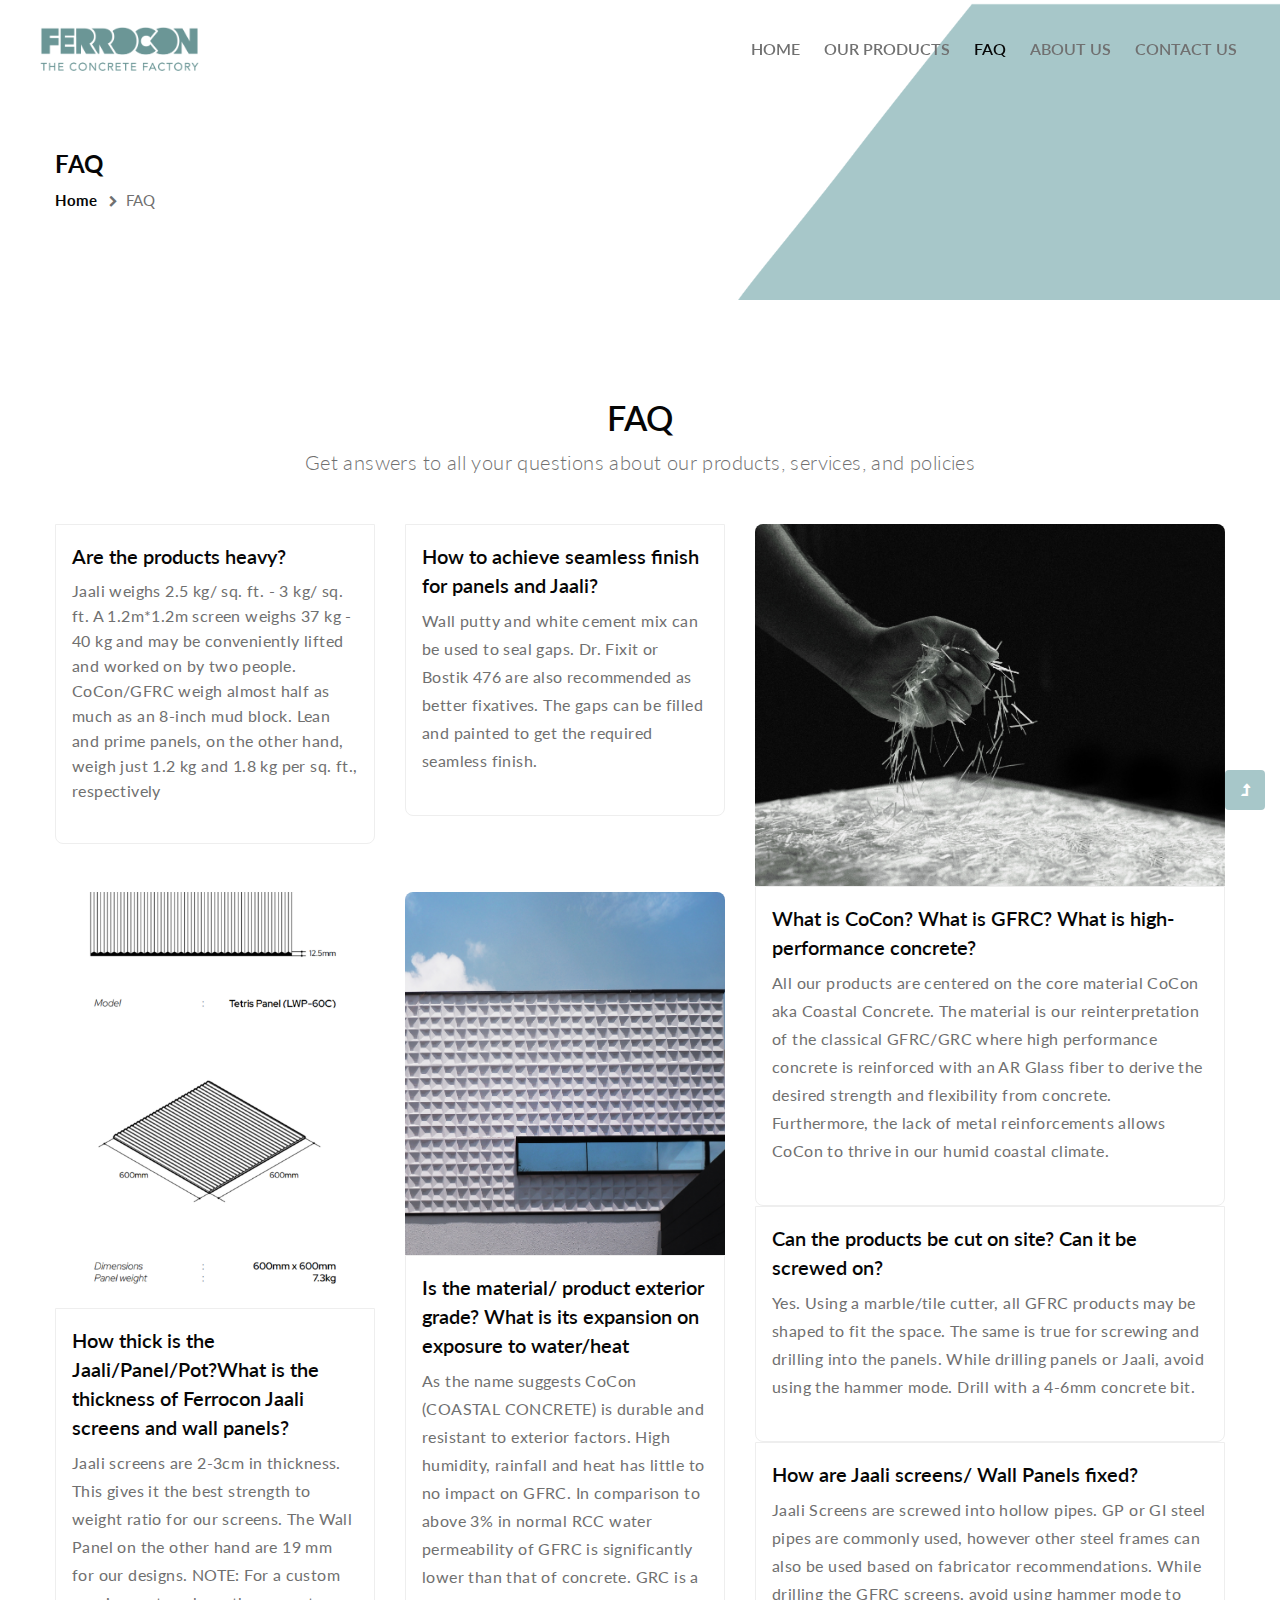
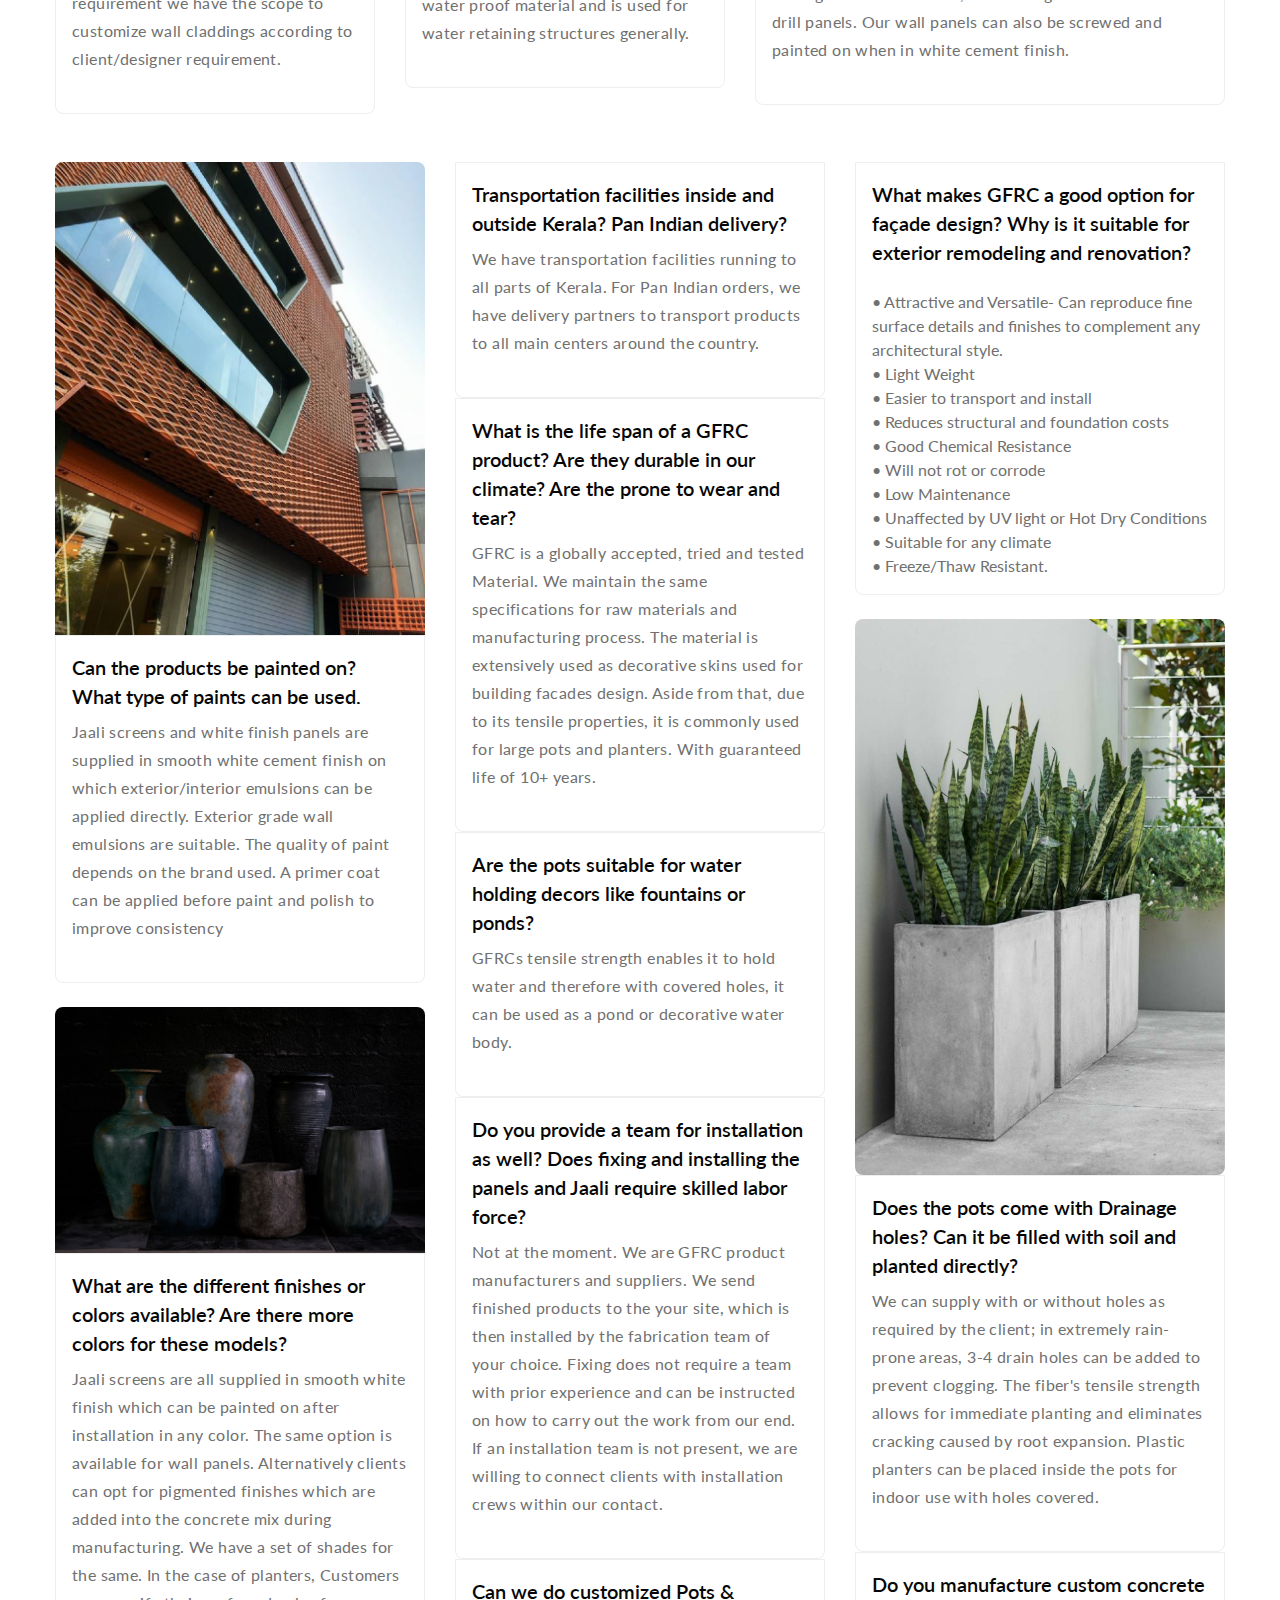
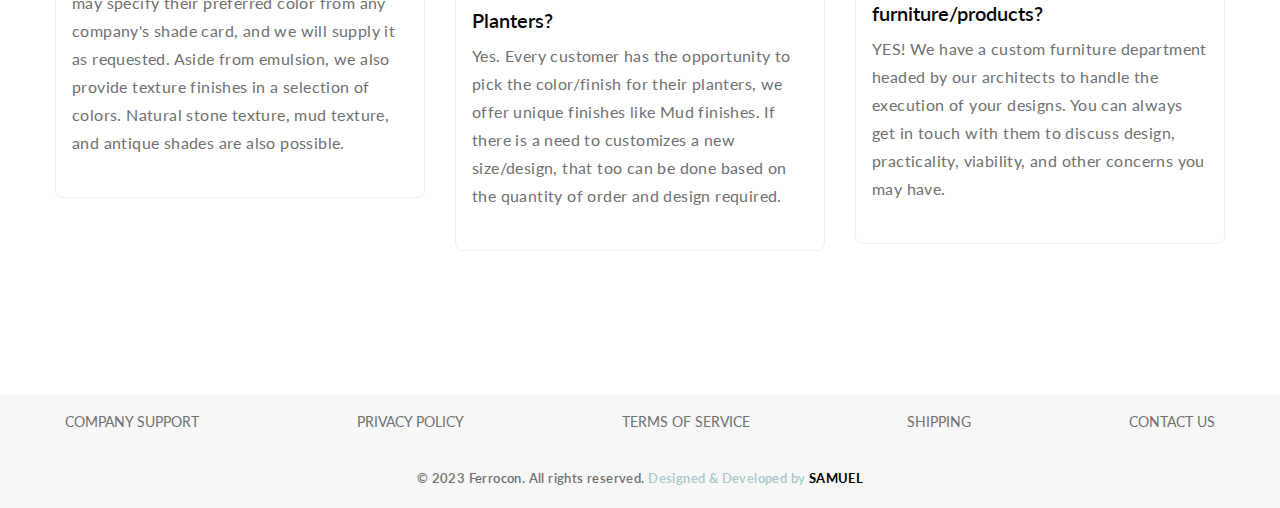
<file: blog.html>
<!-- This is the FAQ page -->
<!-- This is the FAQ page -->
<!-- This is the FAQ page -->
<!-- This is the FAQ page -->
<!-- This is the FAQ page -->




<!doctype html>
<html lang="en">

<head>
    <!-- Required meta tags -->
    <meta charset="utf-8">
    <meta name="viewport" content="width=device-width, initial-scale=1, shrink-to-fit=no">
    <title>FAQ</title>
    <link rel="icon" type="image" href="assets/images/titlelogo.jpg"/>
    <!-- google-fonts -->
    <link href="//fonts.googleapis.com/css2?family=Lato:wght@100;300;400;700;900&display=swap" rel="stylesheet">
    <!-- //google-fonts -->
    <!-- Template CSS Style link -->
    <link rel="stylesheet" href="assets/css/style-liberty.css">
</head>

<body>
    <!--header-->
    <header id="site-header" class="fixed-top">
        <div class="container-fluid">
            <nav class="navbar navbar-expand-lg stroke">
                <!--<h1>
                    <a class="navbar-brand d-flex align-items-center" href="index.html">
                        <i class="fa fa-yelp mr-1" aria-hidden="true"></i>Fitment</a>
                </h1>-->
                <!-- if logo is image enable this    -->
    <a class="navbar-brand" href="index.html">
        <img src="assets/images/FERROCONLOGO.png" alt="Your logo" title="Your logo" style="height:60px;" />
    </a>
                <button class="navbar-toggler  collapsed bg-gradient" type="button" data-toggle="collapse"
                    data-target="#navbarTogglerDemo02" aria-controls="navbarTogglerDemo02" aria-expanded="false"
                    aria-label="Toggle navigation">
                    <span class="navbar-toggler-icon fa icon-expand fa-bars"></span>
                    <span class="navbar-toggler-icon fa icon-close fa-times"></span>
                </button>

                <div class="collapse navbar-collapse" id="navbarTogglerDemo02">
                    <ul class="navbar-nav ml-lg-auto">
                        <li class="nav-item ">
                            <a class="nav-link" href="index.html" style="color: #707070;">Home <span class="sr-only">(current)</span></a>
                        </li>
                        <li class="nav-item">
                            <a class="nav-link" href="services.html" style="color: #707070;">Our Products</a>
                        </li>
                        <li class="nav-item">
                            <a class="nav-link active" href="blog.html">FAQ</a>
                        </li>
                        <li class="nav-item">
                            <a class="nav-link" href="about.html" style="color: #707070;">About Us</a>
                        </li>
                       
                       
                        <li class="nav-item">
                            <a class="nav-link" href="contact.html" style="color: #707070;">Contact Us</a>
                        </li>
                        
                    </ul>
                </div>
            </nav>
        </div>
    </header>
    <!--//header-->

    <!-- inner banner -->
    <div class="inner-banner">
        <section class="w3l-breadcrumb">
            <div class="container">
                <h4 class="inner-text-title font-weight-bold mb-2">FAQ</h4>
                <ul class="breadcrumbs-custom-path">
                    <li><a href="index.html">Home</a></li>
                    <li class="active"><span class="fa fa-chevron-right mx-2" aria-hidden="true"></span>FAQ</li>
                </ul>
            </div>
        </section>
    </div>
    <!-- //inner banner -->

    <!-- blog -->
    <section class="w3l-blog-main py-5">
        <div class="container py-md-5 py-4">
            <div class="row justify-content-center text-center">
                <div class="col-md-8">
                    <div class="section-heading mb-sm-5 mb-4">
                        <h3 class="title-style mb-2">FAQ</h3>
                        <p class="lead">
                            Get answers to all your questions about our products, services, and policies
                        </p>
                    </div>
                </div>
            </div>
            <div class="row grid-colunm-2">
                <div class="col-lg-7 sub-content-blog">
                    <div class="row">
                        <div class="col-sm-6">
                            <div class="card">
                                <!--<a href="blog-single.html"> <img class="img-fluid img-responsive"
                                        src="assets/images/blog1.jpg" alt="" /></a>-->
                                
                                <div class="card-body">
                                    <div class="news-title">
                                        <h4 class="title-small">
                                            <a href="blog-single.html">Are the products heavy?</a>
                                        </h4>
                                        <p class="mt-2 mb-4" style="line-height: 25px;">Jaali weighs 2.5 kg/ sq. ft. - 3 kg/ sq. ft.  
                                            A 1.2m*1.2m screen weighs 37 kg - 40 
                                            kg and may be conveniently lifted and 
                                            worked on by two people. CoCon/GFRC 
                                            weigh almost half as much as an 8-inch 
                                            mud block. Lean and prime panels, on 
                                            the other hand, weigh just 1.2 kg and 1.8 
                                            kg per sq. ft., respectively</p>
                                    </div>
                                    
                                </div>
                            </div>
                        </div>
                        <div class="col-sm-6">
                            <div class="card">
                                
                                
                                <div class="card-body">
                                    <div class="news-title">
                                        <h4 class="title-small">
                                            <a href="blog-single.html">How to achieve seamless finish for 
                                                panels and Jaali?</a>
                                        </h4>
                                        <p class="mt-2 mb-4">Wall putty and white cement mix can be 
                                            used to seal gaps. Dr. Fixit or Bostik 476 
                                            are also recommended as better 
                                            fixatives. The gaps can be filled and 
                                            painted to get the required seamless 
                                            finish.</p>
                                    </div>
                                    <div class="d-flex align-items-center justify-content-between card-text">
                                        
                                    </div>
                                </div>
                            </div>
                        </div>
                        <div class="col-sm-6 mt-5">
                            <div class="card">
                                <a href="blog-single.html"><img class="img-fluid img-responsive"
                                        src="assets/images/faq2.jpg" alt="" /></a>
                                
                                <div class="card-body">
                                    <div class="news-title">
                                        <h4 class="title-small">
                                            <a href="blog-single.html">How thick is the Jaali/Panel/Pot?What 
                                                is the thickness of Ferrocon Jaali 
                                                screens and wall panels?</a>
                                        </h4>
                                        <p class="mt-2 mb-4">Jaali screens are 2-3cm in thickness. This 
                                            gives it the best strength to weight ratio 
                                            for our screens.
                                            The Wall Panel on the other hand are 19 
                                            mm for our designs. NOTE: For a custom 
                                            requirement we have the scope to 
                                            customize wall claddings according to 
                                            client/designer requirement.</p>
                                    </div>
                                    <div class="d-flex align-items-center justify-content-between card-text">
                                        
                                    </div>
                                </div>
                            </div>
                        </div>
                        <div class="col-sm-6 mt-5">
                            <div class="card">
                                <a href="blog-single.html"> <img class="img-fluid img-responsive"
                                        src="assets/images/faq3.jpg" alt="" /></a>
                               
                                <div class="card-body">
                                    <div class="news-title">
                                        <h4 class="title-small">
                                            <a href="blog-single.html">Is the material/ product exterior 
                                                grade? What is its expansion on 
                                                exposure to water/heat</a>
                                        </h4>
                                        <p class="mt-2 mb-4">As the name suggests CoCon (COASTAL 
                                            CONCRETE) is durable and resistant to 
                                            exterior factors. High humidity, rainfall 
                                            and heat has little to no impact on 
                                            GFRC. In 
                                            comparison to above 3% in normal RCC 
                                            water permeability of GFRC is 
                                            significantly lower than that of concrete. 
                                            GRC is a water proof material and is 
                                            used for water retaining structures 
                                            generally.</p>
                                    </div>
                                    
                                </div>
                            </div>
                        </div>
                    </div>
                </div>
                <div class="col-lg-5 right-side-main-cont mt-lg-0 mt-5">
                    <div class="card">
                        <a href="blog-single.html"> <img class="img-fluid img-responsive" src="assets/images/faq1.jpg"
                                alt="" /></a>
                        
                        <div class="card-body">
                            <div class="news-title">
                                <h4 class="title-small">
                                    <a href="blog-single.html">What is CoCon? What is GFRC? What is 
                                        high-performance concrete?</a>
                                </h4>
                                <p class="mt-2 mb-4">All our products are centered on the core material CoCon 
                                    aka Coastal Concrete. The material is our reinterpretation of 
                                    the classical GFRC/GRC where high performance concrete 
                                    is reinforced with an AR Glass fiber to derive the desired 
                                    strength and flexibility from concrete. Furthermore, the lack 
                                    of metal reinforcements allows CoCon to thrive in our humid 
                                    coastal climate.</p>
                            </div>
                            <div class="d-flex align-items-center justify-content-between card-text">
                                
                            </div>
                        </div>






                        <div class="card-body">
                            <div class="news-title">
                                <h4 class="title-small">
                                    <a href="blog-single.html">Can the products be cut on site? Can it be screwed on?</a>
                                </h4>
                                <p class="mt-2 mb-4">Yes. Using a marble/tile cutter, all GFRC products may be 
                                    shaped to fit the space. The same is true for screwing and 
                                    drilling into the panels. While drilling panels or Jaali, avoid 
                                    using the hammer mode. Drill with a 4-6mm concrete bit.</p>
                            </div>
                            <div class="d-flex align-items-center justify-content-between card-text">
                                
                            </div>
                        </div>


                        <div class="card-body">
                            <div class="news-title">
                                <h4 class="title-small">
                                    <a href="blog-single.html">How are Jaali screens/ Wall Panels fixed?</a>
                                </h4>
                                <p class="mt-2 mb-4">Jaali Screens are screwed into hollow pipes. GP or GI steel 
                                    pipes are commonly used, however other steel frames can 
                                    also be used based on fabricator recommendations. While 
                                    drilling the GFRC screens, avoid using hammer mode to 
                                    drill panels.
                                    Our wall panels can also be screwed and painted on when 
                                    in white cement finish.</p>
                            </div>
                            <div class="d-flex align-items-center justify-content-between card-text">
                                
                            </div>
                        </div>
                    </div>
                </div>
            </div>
            <!-- 3 grids -->
            <div class="row py-sm-5">
                <div class="col-md-4">
                    <div class="card">
                        <a href="blog-single.html"> <img class="img-fluid img-responsive" src="assets/images/faq4.jpg"
                                alt="" /></a>
                        
                        <div class="card-body">
                            <div class="news-title">
                                <h4 class="title-small">
                                    <a href="blog-single.html">Can the products be painted on? 
                                        What type of paints can be used.</a>
                                </h4>
                                <p class="mt-2 mb-4">Jaali screens and white finish panels are 
                                    supplied in smooth white cement finish 
                                    on which exterior/interior emulsions can 
                                    be applied directly. Exterior grade wall 
                                    emulsions are suitable. The quality of 
                                    paint depends on the brand used. A 
                                    primer coat can be applied before paint 
                                    and polish to improve consistency</p>
                            </div>
                            
                        </div>

                        <br>
                        

                        <a href="blog-single.html"> <img class="img-fluid img-responsive" src="assets/images/faq5.jpg"
                            alt="" /></a>
                    
                    <div class="card-body">
                        <div class="news-title">
                            <h4 class="title-small">
                                <a href="blog-single.html">What are the different finishes or 
                                    colors available? Are there more 
                                    colors for these models?</a>
                            </h4>
                            <p class="mt-2 mb-4">Jaali screens are all supplied in smooth 
                                white finish which can be painted on 
                                after installation in any color. The same 
                                option is available for wall panels. 
                                Alternatively clients can opt for 
                                pigmented finishes which are added into 
                                the concrete mix during manufacturing. 
                                We have a set of shades for the same.
                                In the case of planters, Customers may 
                                specify their preferred color from any 
                                company's shade card, and we will 
                                supply it as requested. Aside from 
                                emulsion, we also provide texture 
                                finishes in a selection of colors. Natural 
                                stone texture, mud texture, and antique 
                                shades are also possible.</p>
                        </div>
                        
                    </div>

                        
                        
                    </div>
                    
                </div>
                
                <div class="col-md-4 mt-md-0 mt-5">
                    <div class="card">
                        
                        <div class="card-body">
                            <div class="news-title">
                                <h4 class="title-small">
                                    <a href="blog-single.html">Transportation facilities inside and 
                                        outside Kerala? Pan Indian delivery?</a>
                                </h4>
                                <p class="mt-2 mb-4">We have transportation facilities running 
                                    to all parts of Kerala. For Pan Indian 
                                    orders, we have delivery partners to 
                                    transport products to all main centers 
                                    around the country.</p>
                            </div>
                            
                        </div>




                        <div class="card-body">
                            <div class="news-title">
                                <h4 class="title-small">
                                    <a href="blog-single.html">What is the life span of a GFRC 
                                        product? Are they durable in our 
                                        climate? Are the prone to wear and 
                                        tear?</a>
                                </h4>
                                <p class="mt-2 mb-4">GFRC is a globally accepted, tried and 
                                    tested Material. We maintain the same 
                                    specifications for raw materials and 
                                    manufacturing process. The material is 
                                    extensively used as decorative skins 
                                    used for building facades design. Aside 
                                    from that, due to its tensile properties, it 
                                    is commonly used for large pots and 
                                    planters. With guaranteed life of 10+ 
                                    years.</p>
                            </div>
                            
                        </div>
                        <div class="card-body">
                            <div class="news-title">
                                <h4 class="title-small">
                                    <a href="blog-single.html">Are the pots suitable for water 
                                        holding decors like fountains or 
                                        ponds?</a>
                                </h4>
                                <p class="mt-2 mb-4">GFRCs tensile strength enables it to hold 
                                    water and therefore with covered holes, 
                                    it can be used as a pond or decorative 
                                    water body.</p>
                            </div>
                            
                        </div>
                        <div class="card-body">
                            <div class="news-title">
                                <h4 class="title-small">
                                    <a href="blog-single.html">Do you provide a team for installation 
                                        as well? Does fixing and installing the 
                                        panels and Jaali require skilled labor 
                                        force?</a>
                                </h4>
                                <p class="mt-2 mb-4">Not at the moment. We are GFRC 
                                    product manufacturers and suppliers. 
                                    We send finished products to the your 
                                    site, which is then installed by the 
                                    fabrication team of your choice. Fixing 
                                    does not require a team with prior 
                                    experience and can be instructed on 
                                    how to carry out the work from our end. 
                                    If an installation team is not present, we 
                                    are willing to connect clients with 
                                    installation crews within our contact.</p>
                            </div>
                            
                        </div>
                        <div class="card-body">
                            <div class="news-title">
                                <h4 class="title-small">
                                    <a href="blog-single.html">Can we do customized Pots & 
                                        Planters?</a>
                                </h4>
                                <p class="mt-2 mb-4">Yes. Every customer has the opportunity 
                                    to pick the color/finish for their planters, 
                                    we offer unique finishes like Mud 
                                    finishes. If there is a need to customizes 
                                    a new size/design, that too can be done 
                                    based on the quantity of order and 
                                    design required.</p>
                            </div>
                            
                        </div>
                        
                        


                    </div>
                </div>

                



                
                <div class="col-md-4 mt-md-0 mt-5">
                    <div class="card">
                        
                        </div>
                        <div class="card-body">
                            <div class="news-title">
                                <h4 class="title-small">
                                    <a href="blog-single.html">What makes GFRC a good option for façade design? 
                                        Why is it suitable for exterior remodeling and 
                                        renovation?</a>
                                </h4>
                                <p class="mt-2 mb-4"><li>• Attractive and Versatile- Can reproduce fine surface 
                                    details and finishes to complement any architectural style.</li>
                                   <li>• Light Weight</li>
                                    <li>• Easier to transport and install</li>
                                   <li>• Reduces structural and foundation costs</li>
                                   <li>• Good Chemical Resistance</li> 
                                    <li>• Will not rot or corrode</li>
                                    <li>• Low Maintenance</li>
                                    <li>• Unaffected by UV light or Hot Dry Conditions</li>
                                    <li>• Suitable for any climate</li>
                                    <li>• Freeze/Thaw Resistant.</li></p>
                            </div>
                            <div class="d-flex align-items-center justify-content-between card-text">
                                
                            </div>

                            
                        </div>
                        <br>
                        <a href="blog-single.html"> <img class="img-fluid img-responsive" src="assets/images/faq6.jpg"
                            alt="" /></a>
                    
                    <div class="card-body">
                        <div class="news-title">
                            <h4 class="title-small">
                                <a href="blog-single.html">Does the pots come with Drainage holes? Can it be filled 
                                    with soil and planted directly?</a>
                            </h4>
                            <p class="mt-2 mb-4">We can supply with or without holes as required by the 
                                client; in extremely rain-prone areas, 3-4 drain holes can be 
                                added to prevent clogging. The fiber's tensile strength 
                                allows for immediate planting and eliminates cracking 
                                caused by root expansion. Plastic planters can be placed 
                                inside the pots for indoor use with holes covered.</p>
                        </div>
                        
                    </div>
                    

                    <div class="card-body">
                        <div class="news-title">
                            <h4 class="title-small">
                                <a href="blog-single.html">Do you manufacture custom concrete 
                                    furniture/products?</a>
                            </h4>
                            <p class="mt-2 mb-4">YES! We have a custom furniture department headed by our 
                                architects to handle the execution of your designs. You can 
                                always get in touch with them to discuss design, practicality, 
                                viability, and other concerns you may have.</p>
                        </div>
                        
                    </div>
                        
                        
                    </div>
                    
                </div>
                
                
            </div>

            <!-- //3 grids -->
            
        </div>
    </section>
    <!-- //blog -->

      <!-- copyright -->
      <section class="w3l-copyright">
        <div class="container">


            <div class="word-container">
                <a href="contact.html"><span>COMPANY SUPPORT</span></a>
                <a href="#"><span>PRIVACY POLICY</span></a>
                <a href="#"><span>TERMS OF SERVICE</span></a>
                <a href="#"><span>SHIPPING</span></a>
                <a href="contact.html"><span>CONTACT US</span></a>
              </div>



            
           <!-- <div class="row bottom-copies">
            <p class="col-lg-8 copy-footer-29">© 2021 Fitment. All rights reserved.</p>
                
            </div>-->
        </div>
    </section>
    <!-- copyright -->
    <section class="w3l-copyright">
        <div class="container ">
            <div class="bottom-copies ">
                <p class="copy-footer-29 text-center">© 2023 Ferrocon. All rights reserved.<a href="https://samuelsaji.github.io"><span style="color: #a7c7c9;"> Designed & Developed by </span>
                                                                                                            <span style="color: black; font-weight: bold;">SAMUEL</span></a></p>
               
            </div>
        </div>
    </section>
    <!-- //copyright -->

    <!-- Js scripts -->
    <!-- move top -->
    <button onclick="topFunction()" id="movetop" title="Go to top">
        <span class="fa fa-level-up" aria-hidden="true"></span>
    </button>
    <script>
        // When the user scrolls down 20px from the top of the document, show the button
        window.onscroll = function () {
            scrollFunction()
        };

        function scrollFunction() {
            if (document.body.scrollTop > 20 || document.documentElement.scrollTop > 20) {
                document.getElementById("movetop").style.display = "block";
            } else {
                document.getElementById("movetop").style.display = "none";
            }
        }

        // When the user clicks on the button, scroll to the top of the document
        function topFunction() {
            document.body.scrollTop = 0;
            document.documentElement.scrollTop = 0;
        }
    </script>
    <!-- //move top -->

    <!-- common jquery plugin -->
    <script src="assets/js/jquery-3.3.1.min.js"></script>
    <!-- //common jquery plugin -->

    <!-- theme switch js (light and dark)-->
    <script src="assets/js/theme-change.js"></script>
    <script>
        function autoType(elementClass, typingSpeed) {
            var thhis = $(elementClass);
            thhis.css({
                "position": "relative",
                "display": "inline-block"
            });
            thhis.prepend('<div class="cursor" style="right: initial; left:0;"></div>');
            thhis = thhis.find(".text-js");
            var text = thhis.text().trim().split('');
            var amntOfChars = text.length;
            var newString = "";
            thhis.text("|");
            setTimeout(function () {
                thhis.css("opacity", 1);
                thhis.prev().removeAttr("style");
                thhis.text("");
                for (var i = 0; i < amntOfChars; i++) {
                    (function (i, char) {
                        setTimeout(function () {
                            newString += char;
                            thhis.text(newString);
                        }, i * typingSpeed);
                    })(i + 1, text[i]);
                }
            }, 1500);
        }

        $(document).ready(function () {
            // Now to start autoTyping just call the autoType function with the 
            // class of outer div
            // The second paramter is the speed between each letter is typed.   
            autoType(".type-js", 200);
        });
    </script>
    <!-- //theme switch js (light and dark)-->

    <!-- MENU-JS -->
    <script>
        $(window).on("scroll", function () {
            var scroll = $(window).scrollTop();

            if (scroll >= 80) {
                $("#site-header").addClass("nav-fixed");
            } else {
                $("#site-header").removeClass("nav-fixed");
            }
        });

        //Main navigation Active Class Add Remove
        $(".navbar-toggler").on("click", function () {
            $("header").toggleClass("active");
        });
        $(document).on("ready", function () {
            if ($(window).width() > 991) {
                $("header").removeClass("active");
            }
            $(window).on("resize", function () {
                if ($(window).width() > 991) {
                    $("header").removeClass("active");
                }
            });
        });
    </script>
    <!-- //MENU-JS -->

    <!-- disable body scroll which navbar is in active -->
    <script>
        $(function () {
            $('.navbar-toggler').click(function () {
                $('body').toggleClass('noscroll');
            })
        });
    </script>
    <!-- //disable body scroll which navbar is in active -->

    <!--bootstrap-->
    <script src="assets/js/bootstrap.min.js"></script>
    <!-- //bootstrap-->
    <!-- //Js scripts -->
</body>

</html>
</file>
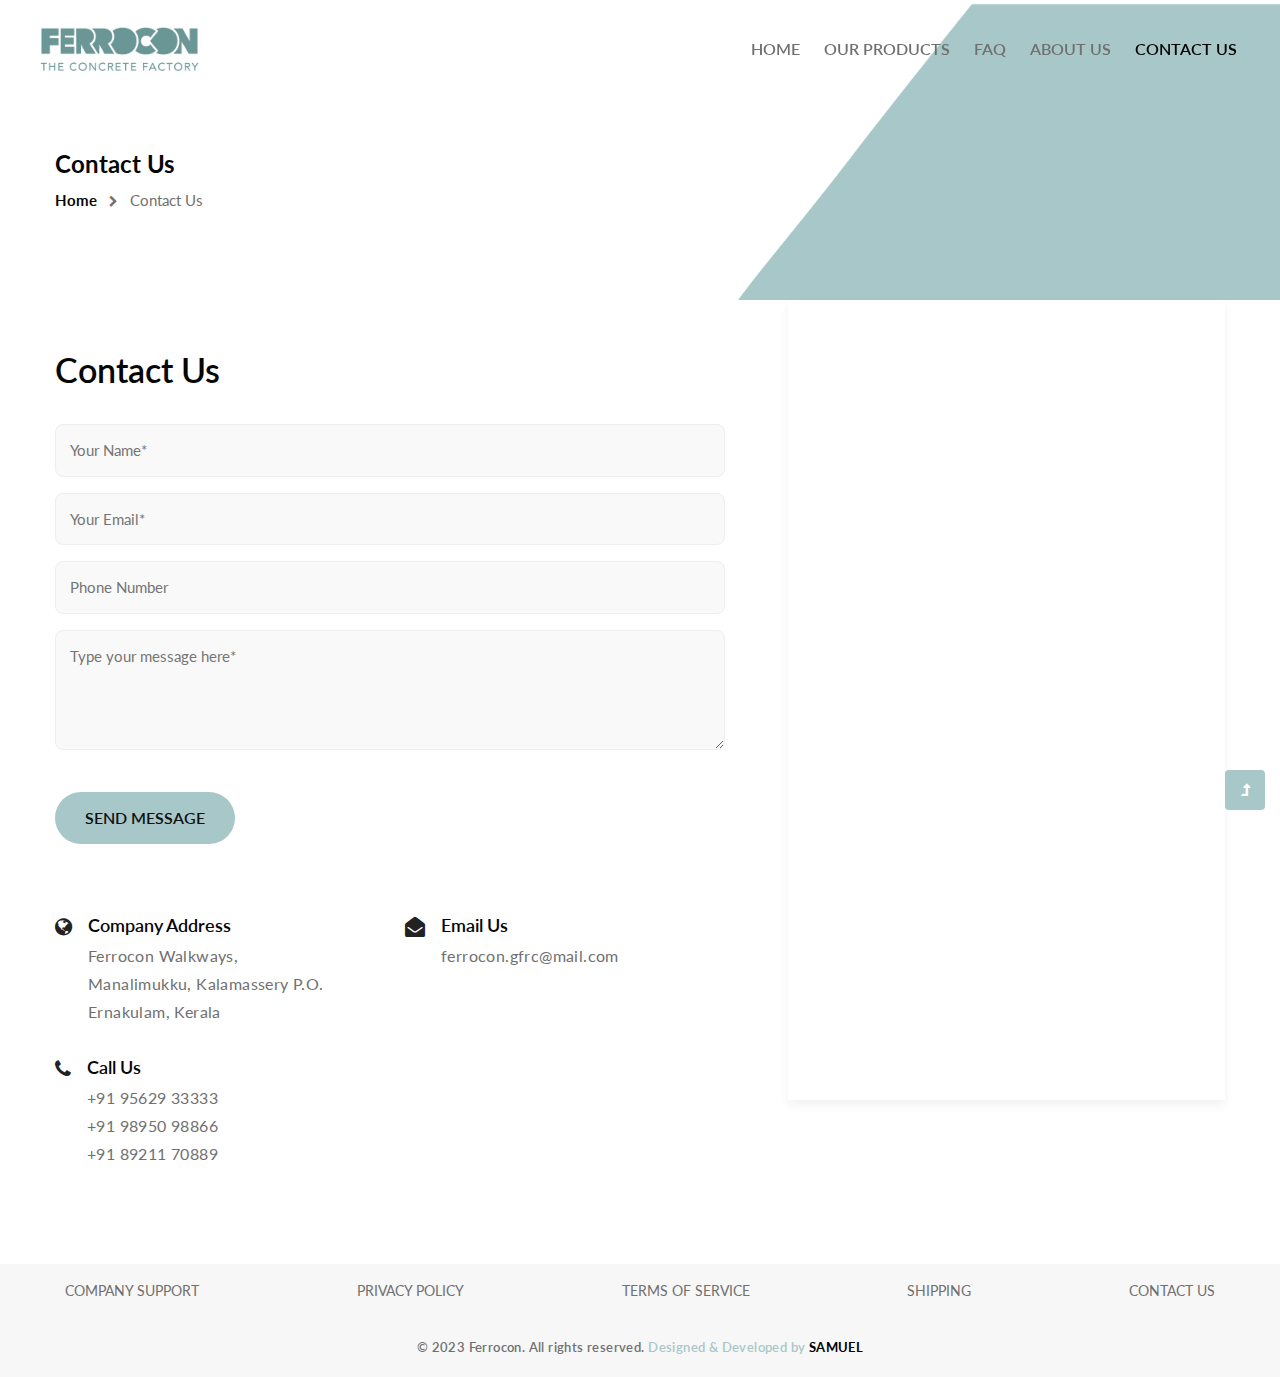
<file: contact.html>
<!doctype html>
<html lang="en">

<head>
    <!-- Required meta tags -->
    <meta charset="utf-8">
    <meta name="viewport" content="width=device-width, initial-scale=1, shrink-to-fit=no">
    <title>Contact Us</title>
    <link rel="icon" type="image" href="assets/images/titlelogo.jpg"/>
    <!-- google-fonts -->
    <link href="//fonts.googleapis.com/css2?family=Lato:wght@100;300;400;700;900&display=swap" rel="stylesheet">
    <!-- //google-fonts -->
    <!-- Template CSS Style link -->
    <link rel="stylesheet" href="assets/css/style-liberty.css">

    <script>
        function showConfirmation() {
          var confirmed = confirm("Are you sure you want to submit this form?");
          if (confirmed) {
            // You can add additional logic here to handle form submission
            alert("Form submitted successfully!");
          } else {
            alert("Form submission canceled.");
          }
        }
        </script>
</head>

<body>
    <!--header-->
    <header id="site-header" class="fixed-top">
        <div class="container-fluid">
            <nav class="navbar navbar-expand-lg stroke">
                <!--<h1>
                    <a class="navbar-brand d-flex align-items-center" href="index.html">
                        <i class="fa fa-yelp mr-1" aria-hidden="true"></i>Fitment</a>
                </h1>-->
                <!-- if logo is image enable this    -->
    <a class="navbar-brand" href="index.html">
        <img src="assets/images/FERROCONLOGO.png" alt="Your logo" title="Your logo" style="height:60px;" />
    </a>
                <button class="navbar-toggler  collapsed bg-gradient" type="button" data-toggle="collapse"
                    data-target="#navbarTogglerDemo02" aria-controls="navbarTogglerDemo02" aria-expanded="false"
                    aria-label="Toggle navigation">
                    <span class="navbar-toggler-icon fa icon-expand fa-bars"></span>
                    <span class="navbar-toggler-icon fa icon-close fa-times"></span>
                </button>

                <div class="collapse navbar-collapse" id="navbarTogglerDemo02">
                    <ul class="navbar-nav ml-lg-auto">
                        <li class="nav-item ">
                            <a class="nav-link" href="index.html"style="color: #707070;">Home <span class="sr-only">(current)</span></a>
                        </li>
                        <li class="nav-item">
                            <a class="nav-link" href="services.html" style="color: #707070;">Our Products</a>
                        </li>
                        <li class="nav-item">
                            <a class="nav-link" href="blog.html" style="color: #707070;">FAQ</a>
                        </li>
                        <li class="nav-item">
                            <a class="nav-link" href="about.html" style="color: #707070;">About Us</a>
                        </li>
                       
                       
                        <li class="nav-item active">
                            <a class="nav-link" href="contact.html" >Contact Us</a>
                        </li>
                        
                    </ul>
                </div>
            </nav>
        </div>
    </header>
    <!--//header-->

    <!-- inner banner -->
    <div class="inner-banner">
        <section class="w3l-breadcrumb">
            <div class="container">
                <h4 class="inner-text-title font-weight-bold mb-2">Contact Us</h4>
                <ul class="breadcrumbs-custom-path">
                    <li><a href="index.html">Home</a></li>
                    <li class="active"><span class="fa fa-chevron-right mx-2" aria-hidden="true"></span> Contact Us</li>
                </ul>
            </div>
        </section>
    </div>
    <!-- //inner banner -->

    <!-- contact -->
    <section class="w3l-contact pb-5" id="contact">
        <div class="container pb-md-5 pb-4">
            <div class="row contact-block">
                <div class="col-lg-7 contact-right mt-5">
                    <h3 class="title-style mb-4 pb-2">Contact Us</h3>
                    <form action="https://formsubmit.co/ferrocon.gfrc@gmail.com" method="post" class="signin-form">
                       
                        <div class="input-grids">
                            <input type="hidden" name="_captcha" value="false">
                            <input type="hidden" name="_template" value="table">
                            <input type="hidden" name="_next" value="https://samuelsaji.github.io/ferroconfinalprd/contact.html">

                            <input type="text" name="name" id="w3lName" placeholder="Your Name*"
                                class="contact-input" required="" />
                            <input type="email" name="email" id="w3lSender" placeholder="Your Email*"
                                class="contact-input" required="" />
                            <input type="number" name="Phone Number" id="w3lSubect" placeholder="Phone Number"
                                class="contact-input" required="" />
                        </div>
                        <div class="form-input">
                            <textarea name="message" id="w3lMessage" placeholder="Type your message here*"
                                required=""></textarea>
                        </div>
                        <!--<input type="hidden" name="_captcha" value="false">
                        <input type="hidden" name="_template" value="table">
                        <input type="hidden" name="_next" value="https://youtube.com">-->
                        <button class="btn btn-style mt-sm-3" onclick="showConfirmation()">Send Message</button>                    
                    </form>

                    <div class="contact-left mt-5 pt-lg-4">
                        <div class="row cont-details">
                            <div class="col-sm-6">
                                <div class="d-flex contact-grid">
                                    <div class="cont-left text-center mr-3">
                                        <span class="fa fa-globe"></span>
                                    </div>
                                    <div class="cont-right">
                                        <h6>Company Address</h6>
                                        <p>Ferrocon Walkways, <br>
                                            Manalimukku, Kalamassery P.O.
                                            Ernakulam, Kerala</p>
                                    </div>
                                </div>
                                <div class="d-flex contact-grid mt-4 pt-lg-2">
                                    <div class="cont-left text-center mr-3">
                                        <span class="fa fa-phone"></span>
                                    </div>
                                    <div class="cont-right">
                                        <h6>Call Us</h6>
                                        <p><a href="tel:+91 95629 33333">+91 95629 33333</a></p>
                                        <p><a href="tel:+91 98950 98866">+91 98950 98866</a></p>
                                        <p><a href="tel:+91 89211 70889">+91 89211 70889</a></p>
                                    </div>
                                </div>
                            </div>
                            <div class="col-sm-6 mt-sm-0 mt-4">
                                <div class="d-flex contact-grid">
                                    <div class="cont-left text-center mr-3">
                                        <span class="fa fa-envelope-open"></span>
                                    </div>
                                    <div class="cont-right">
                                        <h6>Email Us</h6>
                                        <p><a href="mailto:ferrocon.gfrc@mail.com" class="mail">ferrocon.gfrc@mail.com</a></p>
                                    </div>
                                </div>
                                <!--<div class="d-flex contact-grid mt-4 pt-lg-2">
                                    <div class="cont-left text-center mr-3">
                                        <span class="fa fa-headphones"></span>
                                    </div>
                                    <div class="cont-right">
                                        <h6>Customer Support</h6>
                                        <p><a href="mailto:info@support.com" class="mail">support@ferrocon.in</a></p>
                                    </div>
                                </div>-->
                            </div>
                        </div>
                    </div>
                </div>
                <div class="col-lg-5 mt-lg-0 mt-5 pl-xl-5 pl-lg-4">
                    <div class="map-iframe">
                        <iframe
                            src="https://www.google.com/maps/embed?pb=!1m14!1m8!1m3!1d15713.805830114079!2d76.3692212!3d10.0620451!3m2!1i1024!2i768!4f13.1!3m3!1m2!1s0x3b080b22038452c5%3A0xd5fd5f4d43c66f6b!2sFerrocon%20GFRC%20factory!5e0!3m2!1sen!2sin!4v1681396037018!5m2!1sen!2sin"
                            width="100%" height="400" frameborder="0" allowfullscreen=""></iframe>
                    </div>
                </div>
            </div>
        </div>
    </section>
    <!-- //contact -->

      <!-- copyright -->
      <section class="w3l-copyright">
        <div class="container">


            <div class="word-container">
                <a href="contact.html"><span>COMPANY SUPPORT</span></a>
                <a href="#"><span>PRIVACY POLICY</span></a>
                <a href="#"><span>TERMS OF SERVICE</span></a>
                <a href="#"><span>SHIPPING</span></a>
                <a href="contact.html"><span>CONTACT US</span></a>
              </div>



            
           <!-- <div class="row bottom-copies">
            <p class="col-lg-8 copy-footer-29">© 2021 Fitment. All rights reserved.</p>
                
            </div>-->
        </div>
    </section>
    <!-- copyright -->
    <section class="w3l-copyright">
        <div class="container ">
            <div class="bottom-copies ">
                <p class="copy-footer-29 text-center">© 2023 Ferrocon. All rights reserved.<a href="https://samuelsaji.github.io"><span style="color: #a7c7c9;"> Designed & Developed by </span>
                                                                                                            <span style="color: black; font-weight: bold;">SAMUEL</span></a></p>
               
            </div>
        </div>
    </section>
    <!-- //copyright -->

    <!-- Js scripts -->
    <!-- move top -->
    <button onclick="topFunction()" id="movetop" title="Go to top">
        <span class="fa fa-level-up" aria-hidden="true"></span>
    </button>
    <script>
        // When the user scrolls down 20px from the top of the document, show the button
        window.onscroll = function () {
            scrollFunction()
        };

        function scrollFunction() {
            if (document.body.scrollTop > 20 || document.documentElement.scrollTop > 20) {
                document.getElementById("movetop").style.display = "block";
            } else {
                document.getElementById("movetop").style.display = "none";
            }
        }

        // When the user clicks on the button, scroll to the top of the document
        function topFunction() {
            document.body.scrollTop = 0;
            document.documentElement.scrollTop = 0;
        }
    </script>
    <!-- //move top -->

    <!-- common jquery plugin -->
    <script src="assets/js/jquery-3.3.1.min.js"></script>
    <!-- //common jquery plugin -->

    <!-- theme switch js (light and dark)-->
    <script src="assets/js/theme-change.js"></script>
    <script>
        function autoType(elementClass, typingSpeed) {
            var thhis = $(elementClass);
            thhis.css({
                "position": "relative",
                "display": "inline-block"
            });
            thhis.prepend('<div class="cursor" style="right: initial; left:0;"></div>');
            thhis = thhis.find(".text-js");
            var text = thhis.text().trim().split('');
            var amntOfChars = text.length;
            var newString = "";
            thhis.text("|");
            setTimeout(function () {
                thhis.css("opacity", 1);
                thhis.prev().removeAttr("style");
                thhis.text("");
                for (var i = 0; i < amntOfChars; i++) {
                    (function (i, char) {
                        setTimeout(function () {
                            newString += char;
                            thhis.text(newString);
                        }, i * typingSpeed);
                    })(i + 1, text[i]);
                }
            }, 1500);
        }

        $(document).ready(function () {
            // Now to start autoTyping just call the autoType function with the 
            // class of outer div
            // The second paramter is the speed between each letter is typed.   
            autoType(".type-js", 200);
        });
    </script>
    <!-- //theme switch js (light and dark)-->

    <!-- MENU-JS -->
    <script>
        $(window).on("scroll", function () {
            var scroll = $(window).scrollTop();

            if (scroll >= 80) {
                $("#site-header").addClass("nav-fixed");
            } else {
                $("#site-header").removeClass("nav-fixed");
            }
        });

        //Main navigation Active Class Add Remove
        $(".navbar-toggler").on("click", function () {
            $("header").toggleClass("active");
        });
        $(document).on("ready", function () {
            if ($(window).width() > 991) {
                $("header").removeClass("active");
            }
            $(window).on("resize", function () {
                if ($(window).width() > 991) {
                    $("header").removeClass("active");
                }
            });
        });
    </script>
    <!-- //MENU-JS -->

    <!-- disable body scroll which navbar is in active -->
    <script>
        $(function () {
            $('.navbar-toggler').click(function () {
                $('body').toggleClass('noscroll');
            })
        });
    </script>
    <!-- //disable body scroll which navbar is in active -->

    <!--bootstrap-->
    <script src="assets/js/bootstrap.min.js"></script>
    <!-- //bootstrap-->
    <!-- //Js scripts -->
</body>

</html>
</file>
